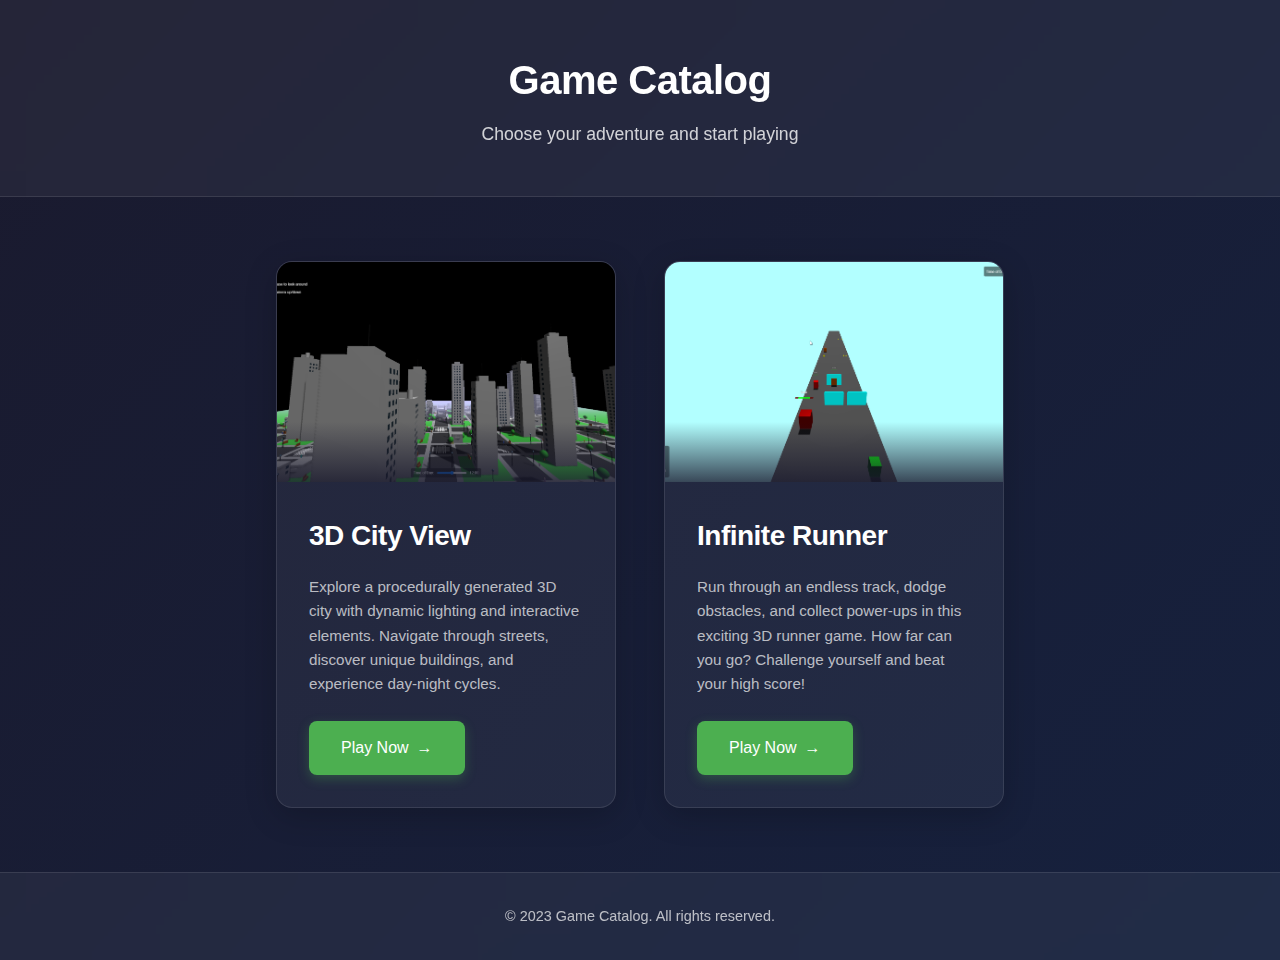
<file: index.html>
<!DOCTYPE html>
<html lang="en">
<head>
    <meta charset="UTF-8">
    <meta name="viewport" content="width=device-width, initial-scale=1.0">
    <title>Game Catalog</title>
    <style>
        * {
            margin: 0;
            padding: 0;
            box-sizing: border-box;
        }

        body {
            font-family: 'Inter', -apple-system, BlinkMacSystemFont, 'Segoe UI', Roboto, sans-serif;
            background: linear-gradient(135deg, #1a1a2e 0%, #16213e 100%);
            color: #fff;
            min-height: 100vh;
            display: flex;
            flex-direction: column;
            align-items: center;
            line-height: 1.6;
        }

        header {
            width: 100%;
            padding: 3rem 2rem;
            text-align: center;
            background: rgba(255, 255, 255, 0.05);
            backdrop-filter: blur(10px);
            margin-bottom: 4rem;
            border-bottom: 1px solid rgba(255, 255, 255, 0.1);
        }

        header h1 {
            font-size: 2.5rem;
            font-weight: 700;
            margin-bottom: 0.5rem;
            letter-spacing: -0.5px;
        }

        header p {
            font-size: 1.1rem;
            color: rgba(255, 255, 255, 0.8);
        }

        .games-container {
            display: flex;
            flex-wrap: wrap;
            gap: 3rem;
            justify-content: center;
            max-width: 1200px;
            padding: 0 2rem;
            margin-bottom: 4rem;
        }

        .game-card {
            background: rgba(255, 255, 255, 0.05);
            border-radius: 16px;
            overflow: hidden;
            width: 340px;
            box-shadow: 0 8px 32px rgba(0, 0, 0, 0.2);
            transition: transform 0.3s ease, box-shadow 0.3s ease;
            border: 1px solid rgba(255, 255, 255, 0.1);
        }

        .game-card:hover {
            transform: translateY(-5px);
            box-shadow: 0 12px 40px rgba(0, 0, 0, 0.3);
        }

        .game-image {
            height: 220px;
            background-size: cover;
            background-position: center;
            position: relative;
            overflow: hidden;
        }

        .game-image::after {
            content: '';
            position: absolute;
            bottom: 0;
            left: 0;
            right: 0;
            height: 60px;
            background: linear-gradient(to top, rgba(26, 26, 46, 0.8), transparent);
        }

        .game-info {
            padding: 2rem;
        }

        .game-title {
            font-size: 1.75rem;
            margin-bottom: 1rem;
            font-weight: 600;
            letter-spacing: -0.5px;
        }

        .game-description {
            color: rgba(255, 255, 255, 0.7);
            margin-bottom: 1.5rem;
            font-size: 0.95rem;
            line-height: 1.6;
        }

        .play-button {
            display: inline-flex;
            align-items: center;
            padding: 0.9rem 2rem;
            background: #4CAF50;
            color: white;
            text-decoration: none;
            border-radius: 8px;
            transition: all 0.3s ease;
            font-weight: 500;
            font-size: 1rem;
            box-shadow: 0 4px 12px rgba(76, 175, 80, 0.3);
        }

        .play-button:hover {
            background: #45a049;
            transform: translateY(-2px);
            box-shadow: 0 6px 16px rgba(76, 175, 80, 0.4);
        }

        .play-button::after {
            content: '→';
            margin-left: 8px;
            transition: transform 0.3s ease;
        }

        .play-button:hover::after {
            transform: translateX(4px);
        }

        footer {
            margin-top: auto;
            padding: 2rem;
            text-align: center;
            width: 100%;
            background: rgba(255, 255, 255, 0.05);
            backdrop-filter: blur(10px);
            border-top: 1px solid rgba(255, 255, 255, 0.1);
            color: rgba(255, 255, 255, 0.7);
            font-size: 0.9rem;
        }

        @media (max-width: 768px) {
            .games-container {
                gap: 2rem;
                padding: 0 1rem;
            }

            .game-card {
                width: 100%;
                max-width: 340px;
            }

            header {
                padding: 2rem 1rem;
                margin-bottom: 3rem;
            }

            header h1 {
                font-size: 2rem;
            }
        }
    </style>
</head>
<body>
    <header>
        <h1>Game Catalog</h1>
        <p>Choose your adventure and start playing</p>
    </header>

    <main class="games-container">
        <div class="game-card">
            <div class="game-image" style="background-image: url('./assets/city-view-thumb.jpg');"></div>
            <div class="game-info">
                <h2 class="game-title">3D City View</h2>
                <p class="game-description">Explore a procedurally generated 3D city with dynamic lighting and interactive elements. Navigate through streets, discover unique buildings, and experience day-night cycles.</p>
                <a href="./city-view/index.html" class="play-button">Play Now</a>
            </div>
        </div>

        <div class="game-card">
            <div class="game-image" style="background-image: url('./assets/infinite-runner-thumb.jpg');"></div>
            <div class="game-info">
                <h2 class="game-title">Infinite Runner</h2>
                <p class="game-description">Run through an endless track, dodge obstacles, and collect power-ups in this exciting 3D runner game. How far can you go? Challenge yourself and beat your high score!</p>
                <a href="./infinite-runner/index.html" class="play-button">Play Now</a>
            </div>
        </div>
    </main>

    <footer>
        <p>&copy; 2023 Game Catalog. All rights reserved.</p>
    </footer>
</body>
</html>
</file>
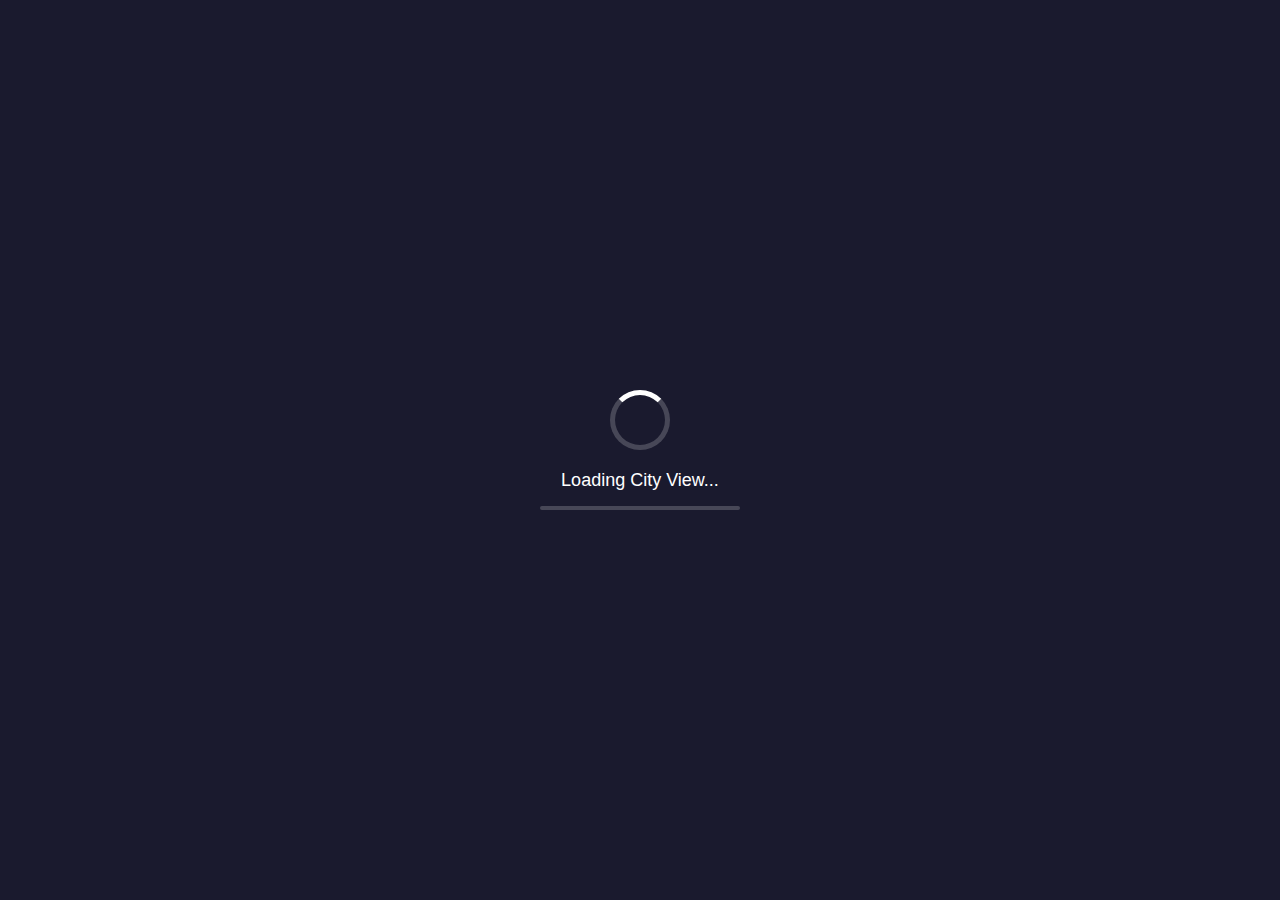
<file: city-view/index.html>
<!DOCTYPE html>
<html lang="en">
<head>
    <meta charset="UTF-8">
    <meta name="viewport" content="width=device-width, initial-scale=1.0">
    <title>3D City Scene</title>
    <link rel="stylesheet" href="../styles/loading.css">
    <style>
        body {
            margin: 0;
            overflow: hidden;
        }
        canvas {
            display: block;
        }
        #info {
            position: absolute;
            top: 10px;
            left: 10px;
            color: white;
            background-color: rgba(0, 0, 0, 0.5);
            padding: 10px;
            border-radius: 5px;
            font-family: Arial, sans-serif;
        }
        #time-controls {
            position: absolute;
            bottom: 20px;
            left: 50%;
            transform: translateX(-50%);
            background-color: rgba(0, 0, 0, 0.5);
            padding: 10px;
            border-radius: 5px;
            color: white;
            font-family: Arial, sans-serif;
            display: flex;
            gap: 10px;
            align-items: center;
        }
    </style>
</head>
<body>
    <div id="loading-overlay" class="loading-overlay">
        <div class="loading-spinner"></div>
        <div class="loading-text">Loading City View...</div>
        <div class="loading-progress">
            <div id="loading-progress-bar" class="loading-progress-bar"></div>
        </div>
    </div>

    <div id="info">
        <p>Use WASD to move</p>
        <p>Use mouse to look around</p>
        <p>Press Q/E or Arrow Up/Down to adjust height</p>
    </div>
    <div id="time-controls">
        <input type="range" id="time-slider" min="0" max="24" value="12" step="0.5">
        <span id="time-display">12:00</span>
    </div>
    
    <script type="module" src="/city-view/js/main.js"></script>
</body>
</html>
</file>
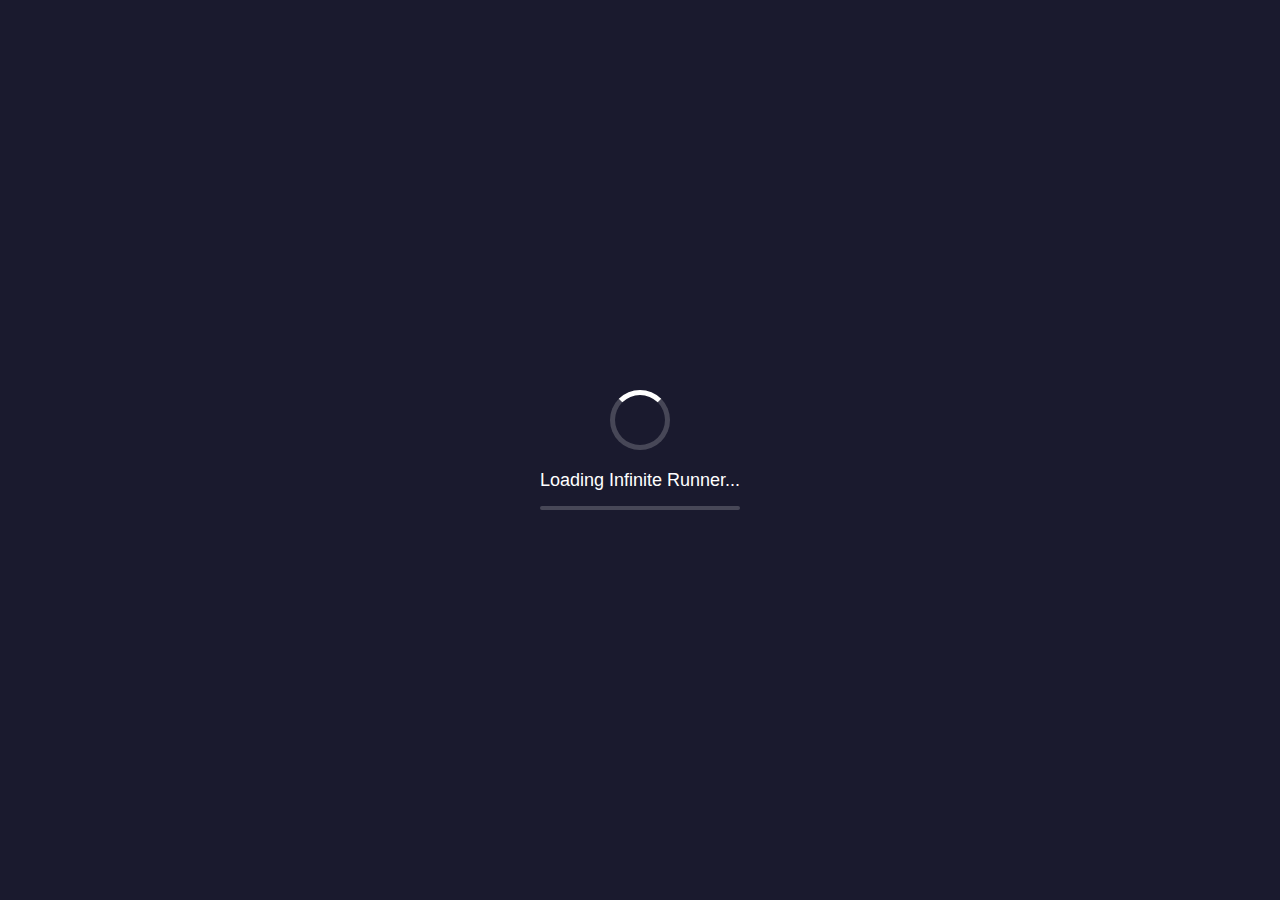
<file: infinite-runner/index.html>
<!DOCTYPE html>
<html lang="en">
<head>
    <meta charset="UTF-8">
    <meta name="viewport" content="width=device-width, initial-scale=1.0">
    <title>Infinite Runner</title>
    <link rel="stylesheet" href="../styles/loading.css">
    <style>
        body { margin: 0; overflow: hidden; }
        #score-display {
            position: fixed;
            top: 20px;
            left: 20px;
            color: white;
            font-family: Arial, sans-serif;
            font-size: 24px;
            z-index: 100;
            background: rgba(0, 0, 0, 0.5);
            padding: 10px;
            border-radius: 5px;
        }
        #time-controls {
            position: fixed;
            top: 120px;
            left: 20px;
            background: rgba(0, 0, 0, 0.5);
            padding: 10px;
            border-radius: 5px;
            color: white;
            font-family: Arial, sans-serif;
            z-index: 100;
        }
        #power-up-display {
            position: fixed;
            left: 20px;
            bottom: 20px;
            background: rgba(0, 0, 0, 0.5);
            padding: 15px;
            border-radius: 8px;
            color: white;
            font-family: Arial, sans-serif;
            z-index: 100;
        }
        .power-up-stat {
            margin: 5px 0;
            display: flex;
            align-items: center;
            gap: 10px;
        }
        .power-up-icon {
            width: 20px;
            height: 20px;
            border-radius: 50%;
            display: inline-block;
        }
        #power-up-notification {
            position: fixed;
            right: 20px;
            bottom: 20px;
            background: rgba(0, 0, 0, 0.7);
            color: white;
            padding: 10px 20px;
            border-radius: 20px;
            font-family: Arial, sans-serif;
            opacity: 0;
            transition: opacity 0.3s;
            z-index: 100;
            min-width: 200px;
            text-align: right;
        }
    </style>
</head>
<body>
    <div id="loading-overlay" class="loading-overlay">
        <div class="loading-spinner"></div>
        <div class="loading-text">Loading Infinite Runner...</div>
        <div class="loading-progress">
            <div id="loading-progress-bar" class="loading-progress-bar"></div>
        </div>
    </div>

    <div id="score-display">Score: 0</div>
    <div id="difficulty-progress" style="
        position: fixed;
        top: 70px;
        left: 20px;
        background: rgba(0, 0, 0, 0.5);
        padding: 10px;
        border-radius: 5px;
        color: white;
        font-family: Arial, sans-serif;
        z-index: 100;
        min-width: 200px;">
        <div style="display: flex; justify-content: space-between; margin-bottom: 5px;">
            <span id="current-difficulty">EASY</span>
            <span id="next-difficulty">MEDIUM</span>
        </div>
        <div style="background: rgba(255, 255, 255, 0.2); height: 4px; border-radius: 2px;">
            <div id="difficulty-progress-bar" style="
                width: 0%;
                height: 100%;
                background: #ffffff;
                border-radius: 2px;
                transition: width 0.3s ease-out;">
            </div>
        </div>
    </div>
    <div id="time-controls">
        Time: <span id="time-display">00:00</span>
    </div>
    
    <div id="power-up-display">
        <!-- <div class="power-up-stat">
            <span class="power-up-icon" style="background: #00ff00;"></span>
            Speed: <span id="speed-multiplier">1.0</span>x
        </div> -->
        <div class="power-up-stat">
            <span class="power-up-icon" style="background: #ff00ff;"></span>
            Pierce: <span id="pierce-level">0</span>
        </div>
        <div class="power-up-stat">
            <span class="power-up-icon" style="background: #ffff00;"></span>
            Damage: <span id="damage-multiplier">1.0</span>x
        </div>
        <div class="power-up-stat">
            <span class="power-up-icon" style="background: #00ffff;"></span>
            Fire Rate: <span id="fire-rate">2.0</span>/s
        </div>
    </div>
    
    <div id="power-up-notification"></div>
    
    <script type="module" src="/infinite-runner/js/main.js"></script>
</body>
</html>
</file>
<file: styles/loading.css>
.loading-overlay {
    position: fixed;
    top: 0;
    left: 0;
    width: 100%;
    height: 100%;
    background: #1a1a2e;
    display: flex;
    flex-direction: column;
    justify-content: center;
    align-items: center;
    z-index: 9999;
    transition: opacity 0.5s ease-out;
}

.loading-spinner {
    width: 50px;
    height: 50px;
    border: 5px solid #ffffff33;
    border-top: 5px solid #ffffff;
    border-radius: 50%;
    animation: spin 1s linear infinite;
}

.loading-text {
    color: white;
    font-family: Arial, sans-serif;
    margin-top: 20px;
    font-size: 18px;
}

.loading-progress {
    width: 200px;
    height: 4px;
    background: #ffffff33;
    margin-top: 15px;
    border-radius: 2px;
    overflow: hidden;
}

.loading-progress-bar {
    width: 0%;
    height: 100%;
    background: #ffffff;
    transition: width 0.3s ease-out;
}

.fade-out {
    opacity: 0;
    pointer-events: none;
}

@keyframes spin {
    0% { transform: rotate(0deg); }
    100% { transform: rotate(360deg); }
}
</file>
